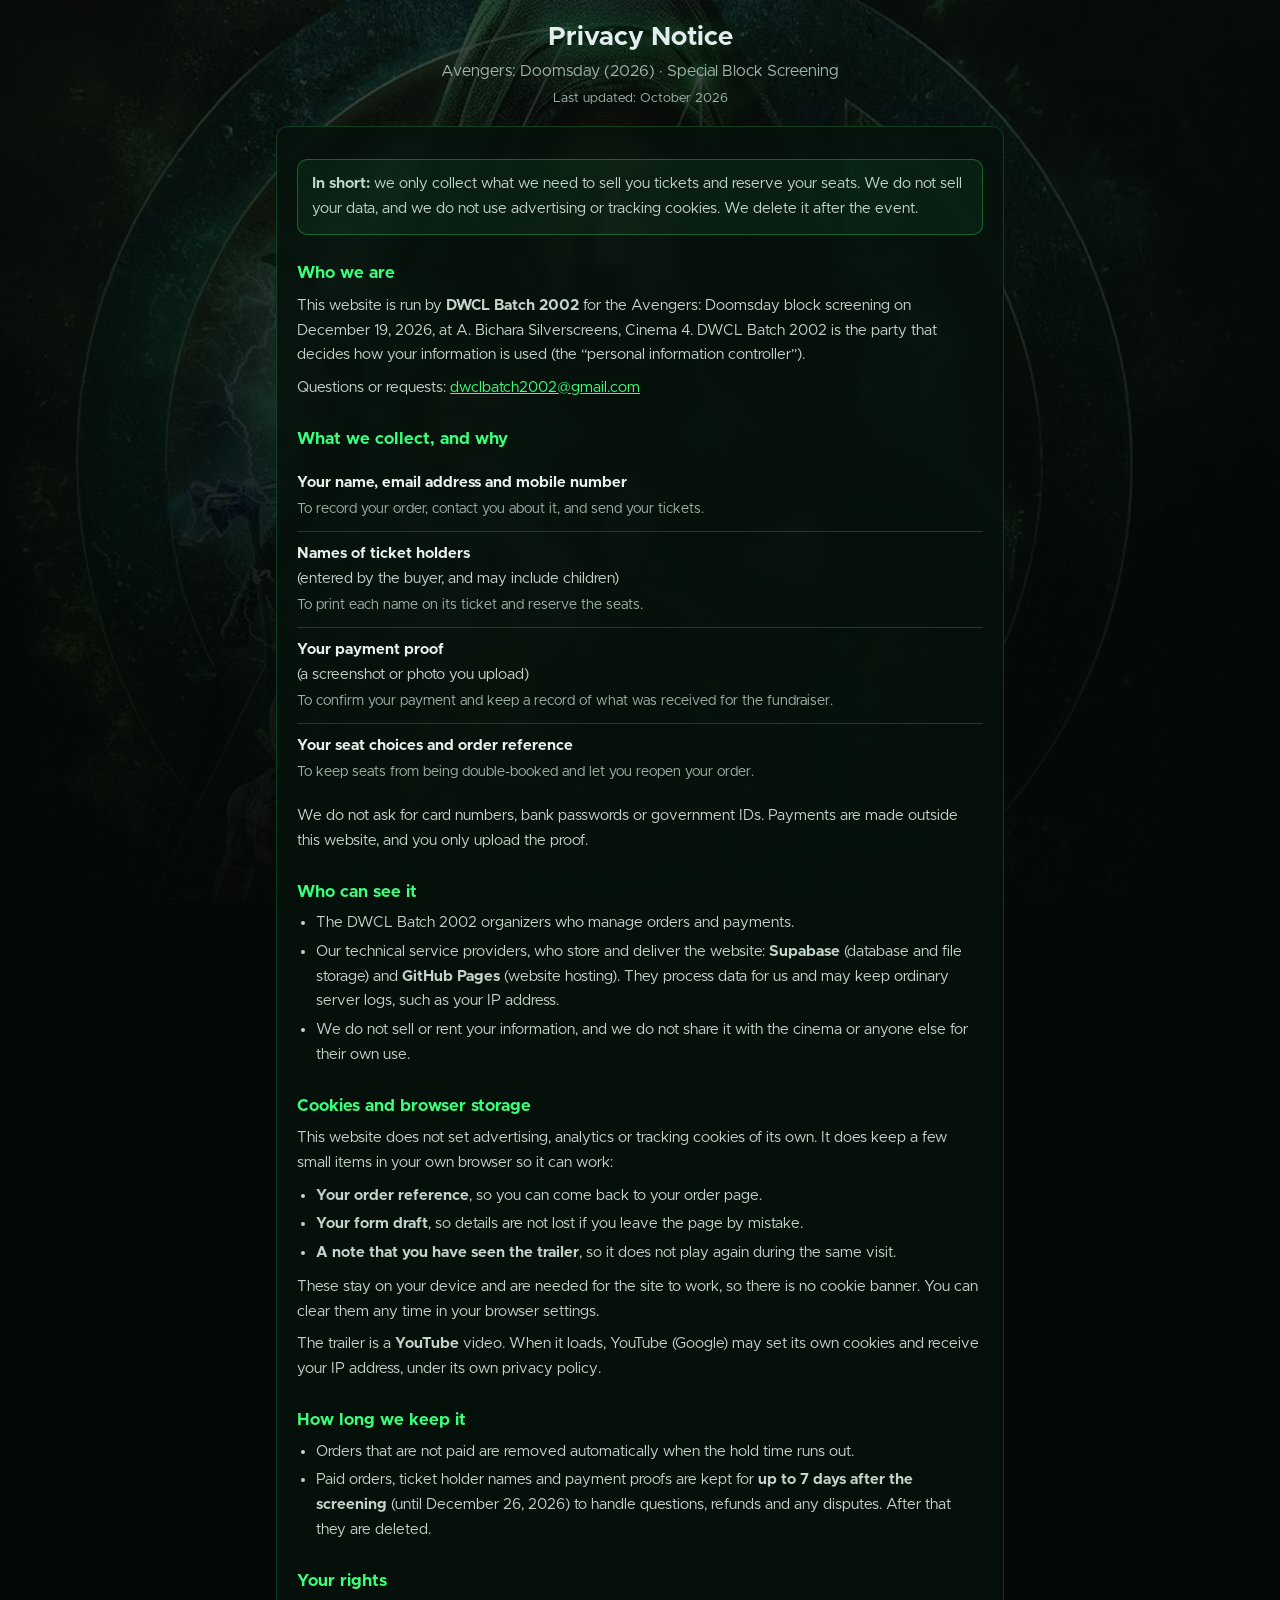
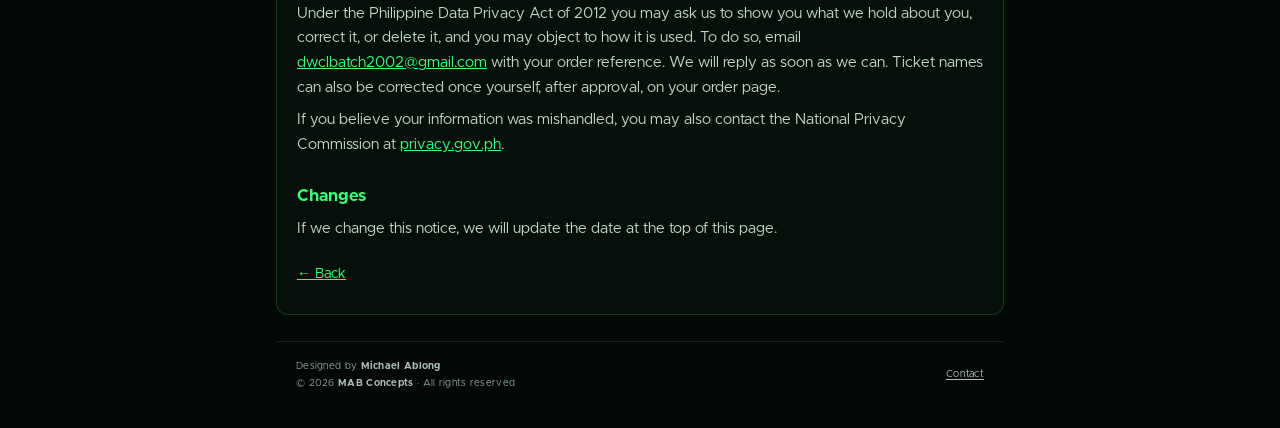
<file: cinema-ticket-purchase/privacy.html>
<!doctype html>
<html lang="en"><head><meta charset="utf-8"><meta name="viewport" content="width=device-width,initial-scale=1">
<title>Privacy Notice | Avengers: Doomsday (2026)</title>
<meta name="robots" content="noindex,nofollow">
<link rel="icon" type="image/png" href="favicon.png?v=1">
<link rel="stylesheet" href="app.css?v=21">
<style>
.pv h2{margin:1.5em 0 .4em;font-size:1.05rem}.pv h2:first-child{margin-top:0}
.pv p,.pv li{color:#c4d3ca;font-size:.94rem;line-height:1.65}.pv p{margin:.5em 0}
.pv ul{margin:.4em 0 .6em;padding-left:1.2em}.pv li{margin:.25em 0}
.pv .upd{color:var(--mut);font-size:.82rem;margin-top:.3em}
.pv .hl{border:1px solid rgba(57,255,122,.3);background:rgba(57,255,122,.06);border-radius:10px;padding:12px 14px;margin:.8em 0}
.pv .hl p{margin:0}
.pv .pvl{list-style:none;padding:0;margin:.6em 0}.pv .pvl li{padding:10px 0;border-bottom:1px solid rgba(36,80,58,.7);margin:0}.pv .pvl li:last-child{border:0}.pv .pvl b{color:#e8f1ec;display:block;font-weight:700}.pv .pvl span{display:block;color:var(--mut);font-size:.88rem;margin-top:2px}
.pback{display:inline-block;margin-top:14px;font-size:.88rem}
.site-credit{display:flex;flex-direction:column;align-items:center;gap:6px;box-sizing:border-box;width:100%;max-width:none;margin:26px auto 8px;padding:14px 12px 0;border-top:1px solid rgba(138,160,147,.18);text-align:center;font-size:.62rem;line-height:1.7;letter-spacing:.03em;color:#8aa093;font-weight:400;text-transform:none}.site-credit b{font-weight:700;color:#aebfb5}.site-credit .sc-by span{display:block}.site-credit .sc-l{order:-1;font-size:.64rem}.site-credit a{color:#aebfb5;text-decoration:underline;text-underline-offset:2px}.site-credit a:hover{color:#fff}@media(min-width:700px){.site-credit{flex-direction:row;justify-content:space-between;gap:20px;padding:16px 20px 0;text-align:left}.site-credit .sc-l{order:2;text-align:right}}
</style></head>
<body><div class="wrap">
<header class="top"><div><h1>Privacy Notice</h1><p class="sub">Avengers: Doomsday (2026) &middot; Special Block Screening</p><p class="upd" style="color:var(--mut);font-size:.82rem;margin:.4em 0 0">Last updated: October 2026</p></div></header>
<main class="card pv">
<div class="hl"><p><b>In short:</b> we only collect what we need to sell you tickets and reserve your seats. We do not sell your data, and we do not use advertising or tracking cookies. We delete it after the event.</p></div>

<h2>Who we are</h2>
<p>This website is run by <b>DWCL Batch 2002</b> for the Avengers: Doomsday block screening on December 19, 2026, at A. Bichara Silverscreens, Cinema 4. DWCL Batch 2002 is the party that decides how your information is used (the &ldquo;personal information controller&rdquo;).</p>
<p>Questions or requests: <a href="mailto:dwclbatch2002@gmail.com">dwclbatch2002@gmail.com</a></p>

<h2>What we collect, and why</h2>
<ul class="pvl">
<li><b>Your name, email address and mobile number</b><span>To record your order, contact you about it, and send your tickets.</span></li>
<li><b>Names of ticket holders</b> (entered by the buyer, and may include children)<span>To print each name on its ticket and reserve the seats.</span></li>
<li><b>Your payment proof</b> (a screenshot or photo you upload)<span>To confirm your payment and keep a record of what was received for the fundraiser.</span></li>
<li><b>Your seat choices and order reference</b><span>To keep seats from being double-booked and let you reopen your order.</span></li>
</ul>
<p>We do not ask for card numbers, bank passwords or government IDs. Payments are made outside this website, and you only upload the proof.</p>

<h2>Who can see it</h2>
<ul>
<li>The DWCL Batch 2002 organizers who manage orders and payments.</li>
<li>Our technical service providers, who store and deliver the website: <b>Supabase</b> (database and file storage) and <b>GitHub Pages</b> (website hosting). They process data for us and may keep ordinary server logs, such as your IP address.</li>
<li>We do not sell or rent your information, and we do not share it with the cinema or anyone else for their own use.</li>
</ul>

<h2>Cookies and browser storage</h2>
<p>This website does not set advertising, analytics or tracking cookies of its own. It does keep a few small items in your own browser so it can work:</p>
<ul>
<li><b>Your order reference</b>, so you can come back to your order page.</li>
<li><b>Your form draft</b>, so details are not lost if you leave the page by mistake.</li>
<li><b>A note that you have seen the trailer</b>, so it does not play again during the same visit.</li>
</ul>
<p>These stay on your device and are needed for the site to work, so there is no cookie banner. You can clear them any time in your browser settings.</p>
<p>The trailer is a <b>YouTube</b> video. When it loads, YouTube (Google) may set its own cookies and receive your IP address, under its own privacy policy.</p>

<h2>How long we keep it</h2>
<ul>
<li>Orders that are not paid are removed automatically when the hold time runs out.</li>
<li>Paid orders, ticket holder names and payment proofs are kept for <b>up to 7 days after the screening</b> (until December 26, 2026) to handle questions, refunds and any disputes. After that they are deleted.</li>
</ul>

<h2>Your rights</h2>
<p>Under the Philippine Data Privacy Act of 2012 you may ask us to show you what we hold about you, correct it, or delete it, and you may object to how it is used. To do so, email <a href="mailto:dwclbatch2002@gmail.com">dwclbatch2002@gmail.com</a> with your order reference. We will reply as soon as we can. Ticket names can also be corrected once yourself, after approval, on your order page.</p>
<p>If you believe your information was mishandled, you may also contact the National Privacy Commission at <a href="https://privacy.gov.ph" target="_blank" rel="noopener">privacy.gov.ph</a>.</p>

<h2>Changes</h2>
<p>If we change this notice, we will update the date at the top of this page.</p>
<p><a class="pback" href="javascript:history.length>1?history.back():location.href='index.html'">&larr; Back</a></p>
</main>
<div class="site-credit"><div class="sc-by"><span>Designed by <b>Michael Ablong</b></span><span>&copy; 2026 <b>MAB Concepts</b> &middot; All rights reserved</span></div><div class="sc-l"><a href="mailto:dwclbatch2002@gmail.com">Contact</a></div></div>
</div>
</body></html>
</file>
<file: cinema-ticket-purchase/app.css>
@font-face{font-family:Metropolis;src:url(metropolis-400.woff2) format('woff2');font-weight:400;font-display:swap}
@font-face{font-family:Metropolis;src:url(metropolis-700.woff2) format('woff2');font-weight:700;font-display:swap}

:root{
  --bg:#040806;--panel:rgba(6,18,12,.84);--panel2:rgba(10,30,20,.9);
  --acc:#39ff7a;--acc-ink:#03160b;--gold:#ffd83a;--err:#ff8b9c;
  --ink:#e8f1ec;--mut:#9db3a8;--line:#24503a;
  --gcash:#015de4;--gcash2:#0846b0;
}
*{box-sizing:border-box}
[hidden]{display:none!important}
html{-webkit-text-size-adjust:100%}
body{margin:0;background:var(--bg);color:var(--ink);font:400 16px/1.55 Metropolis,"Trebuchet MS",Verdana,sans-serif}
body::before{content:"";position:fixed;inset:0;z-index:-1;background:linear-gradient(rgba(3,8,5,.72),rgba(3,8,5,.86) 50%,rgba(3,8,5,.97)),url(bg.webp?v=1) center top/cover no-repeat}
.wrap{max-width:760px;margin:0 auto;padding:22px 16px 28px}
.wrap.wide{max-width:1180px}
a{color:var(--acc)}
h1{font-size:1.65rem;line-height:1.2;font-weight:700;margin:0;color:#e3ecee;text-shadow:0 0 22px rgba(57,255,122,.4)}
h2{font-size:1.15rem;font-weight:700;margin:0 0 .6em;color:var(--acc)}
.sub{margin:.25em 0 0;color:var(--mut)}
.mut{color:var(--mut)}.small{font-size:.85rem}
.top{display:flex;justify-content:space-between;align-items:flex-start;gap:12px;flex-wrap:wrap}

/* progress */
.steps{list-style:none;margin:22px 0 8px;padding:0;display:grid;grid-template-columns:repeat(5,1fr)}
.steps li{position:relative;text-align:center;font-size:.82rem;color:var(--mut);padding:0 2px}
.steps li::before{content:"";position:absolute;top:15px;left:-50%;width:100%;height:2px;background:var(--line)}
.steps li:first-child::before{display:none}
.steps .n{position:relative;z-index:1;display:grid;place-items:center;width:32px;height:32px;margin:0 auto 6px;border-radius:50%;border:2px solid var(--line);background:#06120c;font-weight:700;font-size:.9rem}
.steps li.done{color:var(--ink)}
.steps li.done .n{background:var(--acc);border-color:var(--acc);color:var(--acc-ink)}
.steps li.done::before,.steps li.cur::before{background:var(--acc)}
.steps li.cur{color:var(--ink);font-weight:700}
.steps li.cur .n{border-color:var(--acc);color:var(--acc);box-shadow:0 0 0 4px rgba(57,255,122,.16)}

/* event facts */
.facts{display:grid;grid-template-columns:1.4fr 1fr;gap:12px;margin:16px 0 6px}
.facts>div:last-child{grid-column:1/-1}
.facts>div{display:flex;align-items:center;gap:12px;min-width:0;padding:14px 18px;border-radius:14px;border:1.5px solid rgba(57,255,122,.55);background:linear-gradient(145deg,rgba(57,255,122,.16),rgba(57,255,122,.05));box-shadow:0 0 22px rgba(57,255,122,.2),inset 0 1px 0 rgba(255,255,255,.07)}
.facts i{flex:none;display:grid;place-items:center;width:42px;height:42px;border-radius:50%;color:var(--acc);background:rgba(57,255,122,.12);border:1px solid rgba(57,255,122,.55);box-shadow:0 0 16px rgba(57,255,122,.35)}
.facts span{display:block;font-size:.72rem;font-weight:700;letter-spacing:.18em;text-transform:uppercase;color:var(--acc)}
.facts b{display:block;margin-top:2px;font-size:1.14rem;font-weight:800;line-height:1.25;color:#fff;text-shadow:0 0 16px rgba(57,255,122,.4)}
.facts>div:nth-child(-n+2) b{white-space:nowrap}

/* cards + forms */
.card{background:var(--panel);border:1px solid rgba(57,255,122,.18);backdrop-filter:blur(4px);border-radius:12px;padding:20px;margin-top:16px}
.card.ok{background:rgba(14,70,40,.88);border-color:rgba(57,255,122,.5)}
label{display:block;margin:14px 0 4px;font-weight:700}
input,textarea{width:100%;padding:11px 12px;border-radius:8px;border:1px solid var(--line);background:rgba(2,10,6,.78);color:var(--ink);font:inherit}
input::placeholder{color:#6d8579}
input:focus,button:focus-visible,a:focus-visible,select:focus-visible{outline:3px solid var(--acc);outline-offset:1px}
input[type=file]{padding:9px;cursor:pointer}
.hp{position:absolute!important;left:-9999px;width:1px;height:1px;opacity:0}
button{text-transform:uppercase;letter-spacing:.06em;font-family:inherit}
.btn{display:inline-block;background:var(--acc);color:var(--acc-ink);border:0;border-radius:8px;padding:11px 20px;font-weight:700;font-size:.92rem;cursor:pointer;text-decoration:none;text-transform:uppercase;letter-spacing:.06em;text-align:center}
.btn:disabled{opacity:.55;cursor:wait}
.btn.alt{background:transparent;color:var(--ink);border:1px solid #3f7a58}
.btn.light{background:#fff;color:var(--gcash2)}
.btn.sm{padding:7px 12px;font-size:.78rem}
.err{background:#4a1620;border-left:4px solid #ff6b81;padding:10px 14px;border-radius:8px;margin-top:14px}
.note{border-left:4px solid var(--acc);background:rgba(57,255,122,.08);padding:10px 14px;border-radius:8px;margin-top:16px;font-size:.9rem}
.note.keep{display:flex;gap:14px;align-items:center;justify-content:space-between;flex-wrap:wrap;background:rgba(255,216,58,.14);border:2px solid var(--gold);border-left-width:6px;border-radius:12px;padding:14px 16px;font-size:1.08rem;font-weight:700;color:var(--gold);box-shadow:0 0 18px rgba(255,216,58,.22)}
.note.keep span{flex:1 1 240px}
.note.keep .btn{background:var(--gold);color:#201700;border:0;padding:12px 22px;font-size:.95rem}
.pill{display:inline-flex;align-items:center;gap:8px;background:rgba(57,255,122,.12);border:1px solid var(--acc);border-radius:20px;padding:6px 14px;font-size:.9rem;white-space:nowrap}
.pdot{width:9px;height:9px;border-radius:50%;background:var(--acc);box-shadow:0 0 8px var(--acc)}
.pill.warn{border-color:var(--gold);background:rgba(255,216,58,.1)}.pill.warn .pdot{background:var(--gold);box-shadow:0 0 8px var(--gold)}
.resume{display:block;margin-top:14px;padding:10px 14px;border:2px dashed var(--gold,#ffd83a);border-radius:10px;text-decoration:none}

/* ticket quantity + prices */
.qty{display:flex;align-items:center;gap:10px}
.qty input{width:84px;text-align:center;font-weight:700;font-size:1.2rem;padding:8px}
.qty .btn{width:46px;padding:9px 0;font-size:1.2rem;letter-spacing:0}
.tiers{list-style:none;margin:14px 0 0;padding:0;display:grid;grid-template-columns:repeat(3,1fr);gap:8px}
.tiers li{border:1px solid var(--line);border-radius:10px;padding:8px 10px;font-size:.88rem;color:var(--mut);transition:border-color .15s,background .15s}
.tiers li b{display:block;color:var(--ink);font-size:1.02rem}
.tiers li.on{border-color:var(--acc);background:rgba(57,255,122,.09);color:var(--ink)}
.total{display:flex;justify-content:space-between;align-items:baseline;gap:12px;margin-top:16px;padding-top:14px;border-top:1px solid var(--line)}
.total b{font-size:1.9rem;color:var(--acc)}
.chk{display:flex;gap:10px;align-items:flex-start;font-weight:400;font-size:.88rem;color:var(--mut);margin-top:18px;cursor:pointer}
.chk .req{color:var(--gold)}
.chk input{width:20px;height:20px;margin:2px 0 0;flex:none;accent-color:var(--acc)}

/* ticket holders */
.hrow{margin-top:10px}.hrow label{margin:8px 0 4px}
.hl{margin:0;padding-left:1.2em}.hl li{margin:.2em 0}

/* order page */
.sum{display:grid;grid-template-columns:repeat(4,1fr);gap:12px}
.sum span{display:block;font-size:.8rem;color:var(--mut)}.sum b{display:block;overflow-wrap:anywhere}
.holdline{color:var(--gold);font-weight:700;font-size:1.05rem;margin:16px 0 0;text-shadow:0 0 10px rgba(255,216,58,.4)}
.gcash{background:linear-gradient(165deg,var(--gcash),var(--gcash2));border-radius:12px;padding:18px;color:#fff;text-align:center}
.gcash .lbl{margin:0;font-size:.85rem;opacity:.85}
.gcash .amount{margin:0 0 8px;font-size:2.5rem;font-weight:700;line-height:1.1}
.gcash .code{margin:0 0 14px;font-size:1.15rem;font-weight:700;letter-spacing:.12em}
.qrbox{background:#fff;border-radius:14px;padding:10px;max-width:290px;margin:0 auto 14px}
.qrbox img{display:block;width:100%;height:auto}
.acct{margin:0 0 6px;font-size:.95rem}.acct span{opacity:.8;margin-right:6px}
.how{margin:16px 0 0;padding-left:1.2em}.how li{margin:.4em 0}
.prev{display:block;max-width:240px;max-height:300px;margin-top:10px;border-radius:8px;border:1px solid var(--line)}
.state p{margin:.4em 0}
.tickets{display:grid;grid-template-columns:repeat(auto-fit,minmax(280px,1fr));gap:22px;margin-top:20px}
.tk{margin:0;text-align:center}
.tk img{display:block;width:100%;max-width:400px;height:auto;margin:0 auto;border-radius:20px;filter:drop-shadow(0 10px 30px rgba(57,255,122,.2))}
.tk figcaption{display:flex;gap:8px;flex-wrap:wrap;justify-content:center;margin-top:12px}
.tk .ph{aspect-ratio:900/1420;max-width:400px;margin:0 auto;border-radius:20px;border:1px dashed var(--line);display:grid;place-items:center;color:var(--mut)}
.refs{list-style:none;padding:0;margin:12px 0 0;display:flex;flex-wrap:wrap;gap:8px}
.refs li{display:flex;align-items:center;gap:8px;border:1px solid var(--line);border-radius:8px;padding:6px 6px 6px 12px;font-weight:700;letter-spacing:.06em}

/* admin */
.stats{display:grid;grid-template-columns:repeat(auto-fit,minmax(150px,1fr));gap:12px;margin-top:16px}
.stat{background:var(--panel);border:1px solid rgba(57,255,122,.16);border-radius:12px;padding:12px 14px}
.stat span{display:block;font-size:.82rem;color:var(--mut)}.stat b{font-size:1.6rem;line-height:1.3}
.stat.hot{border-color:var(--gold)}.stat.hot b{color:var(--gold)}
.tabs{display:flex;gap:8px;flex-wrap:wrap;margin:16px 0 0}
.tabs .btn{padding:8px 14px}
.tabs .btn.on{background:var(--acc);color:var(--acc-ink);border-color:var(--acc)}
.tablewrap{overflow-x:auto;margin-top:14px}
table{width:100%;border-collapse:collapse;font-size:.9rem}
th,td{padding:9px 8px;border-bottom:1px solid var(--line);text-align:left;vertical-align:top}
th{font-weight:700;color:var(--mut);white-space:nowrap}
td .mut{display:block;font-size:.82rem}
.badge{display:inline-block;border-radius:20px;padding:2px 10px;font-size:.8rem;font-weight:700;border:1px solid var(--line);white-space:nowrap}
.badge.pending{color:var(--gold);border-color:var(--gold)}.badge.approved{color:var(--acc);border-color:var(--acc)}
.badge.rejected,.badge.cancelled{color:var(--err);border-color:var(--err)}
.acts{display:flex;gap:6px;flex-wrap:wrap}
dialog{background:#07160f;color:var(--ink);border:1px solid var(--acc);border-radius:14px;padding:18px;max-width:min(92vw,720px);width:100%}
dialog::backdrop{background:rgba(0,0,0,.72)}
dialog img{display:block;max-width:100%;max-height:68vh;margin:12px auto;border-radius:8px}

@media(max-width:600px){
  .wrap{padding:14px 12px 20px}h1{font-size:1.35rem}
  .facts{gap:10px}.facts>div{padding:12px 12px;gap:10px}.facts i{width:36px;height:36px}.facts i svg{width:19px;height:19px}.facts b{font-size:1.02rem}
  .tiers{grid-template-columns:1fr}.sum{grid-template-columns:1fr 1fr}
  .steps li{font-size:.68rem;line-height:1.25}.card{padding:16px}
}
@media(prefers-reduced-motion:reduce){*{transition:none!important}}

/* ---- admin sign-in (identical on both admin pages) ---- */
.login{position:relative;max-width:340px;margin:40px auto 0;padding:34px 26px 26px;text-align:center;background:rgba(6,18,12,.82);border:1px solid rgba(57,255,122,.18);border-radius:18px;backdrop-filter:blur(4px);box-shadow:0 0 40px rgba(57,255,122,.07)}
.login::before{content:"";position:absolute;top:-1px;left:50%;width:70px;height:3px;transform:translateX(-50%);border-radius:0 0 4px 4px;background:var(--acc);box-shadow:0 0 14px var(--acc)}
.login .lk{width:54px;height:54px;margin:0 auto 12px;border-radius:50%;display:grid;place-items:center;border:1px solid rgba(57,255,122,.45);background:rgba(57,255,122,.07);box-shadow:0 0 22px rgba(57,255,122,.22)}
.login .lk svg{width:26px;height:26px;fill:none;stroke:var(--acc);stroke-width:1.7;stroke-linecap:round;stroke-linejoin:round}.login .lk .dot{fill:var(--acc);stroke:none}
.login h2{margin:0;color:#fff;font-size:1.2rem;letter-spacing:.02em}
.login .ls{margin:.2em 0 18px;color:var(--mut);font-size:.82rem;letter-spacing:.14em;text-transform:uppercase}
.login label{text-align:left;margin:12px 0 5px;font-size:.78rem;font-weight:700;color:var(--mut);letter-spacing:.1em;text-transform:uppercase}
.login input{border-radius:10px;padding:11px 13px;background:rgba(2,10,6,.8)}
.login input:focus{outline:none;border-color:var(--acc);box-shadow:0 0 0 3px rgba(57,255,122,.18)}
.login .err{text-align:left;font-size:.88rem;margin-top:14px}
.login .btn{width:100%;margin-top:20px;padding:12px}
/* centered admin header */
.top{flex-direction:column;align-items:center;text-align:center;gap:10px}
.top .acts{justify-content:center}
.top .sub{margin:.35em 0 0}
/* senior / PWD discount */
.chk.sp{margin-top:8px;font-size:.92rem;color:var(--ink)}
.note.disc{font-style:italic;color:var(--acc);background:rgba(57,255,122,.07);border-left-color:var(--acc)}
.note.keepid{background:rgba(255,216,58,.12);border:1px solid var(--gold);border-left:5px solid var(--gold);color:var(--gold)}
.note.keepid b{color:var(--gold)}
.tag-sp{display:inline-block;margin-left:6px;padding:1px 8px;border-radius:999px;background:var(--gold);color:#1a1400;font-size:.72rem;font-weight:700;letter-spacing:.04em;vertical-align:middle;white-space:nowrap}

/* holder spacing */
#holders .hrow{margin-top:0;padding-bottom:34px}
#hl .hrow{padding-top:30px;border-top:1px solid rgba(57,255,122,.18)}
#holders .hrow .chk.sp{margin-bottom:0}

.total{align-items:flex-end}
.total .tcol{display:flex;flex-direction:column;align-items:flex-end;gap:2px}
.total .tcol small{display:block;color:var(--gold);font-size:.82rem;font-weight:700}
.total #line{padding-bottom:6px}

.btn.danger{border-color:#ff8b9c;color:#ff8b9c}
.btn.danger:not(.alt){background:#ff8b9c;color:#1a0005}
.btn:disabled{opacity:.45;cursor:not-allowed}
#ddel{max-width:440px}

#bell.on{border-color:var(--acc);color:var(--acc)}

/* page switcher (Admin <-> Gate) */
.switch{display:flex;justify-content:flex-end;gap:6px;flex-wrap:wrap;margin:0 0 10px}
.switch.bot{justify-content:center;margin:18px 0 4px}
.btn.sw{text-decoration:none;display:inline-block;border-color:var(--gold);color:var(--gold)}

.stat.gold{border-color:var(--gold)}.stat.gold b{color:var(--gold)}

/* search box with magnifier button */
.sbox{position:relative;margin-top:14px}
.sbox input{padding-right:46px}
.sgo{position:absolute;right:6px;top:50%;transform:translateY(-50%);width:34px;height:34px;display:flex;align-items:center;justify-content:center;background:transparent;border:0;border-radius:8px;cursor:pointer;padding:0;color:var(--mut)}
.sgo svg{width:19px;height:19px;fill:none;stroke:currentColor;stroke-width:2;stroke-linecap:round}
.sgo:hover,.sgo:focus-visible{color:var(--acc);background:rgba(57,255,122,.1);outline:0}

/* ---- admin additions: progress bar, waiting tag, notes, activity, phone cards ---- */
.prog{margin:12px 0 4px}
.prog .bar{display:flex;height:14px;border-radius:8px;background:#1b1b22;overflow:hidden;border:1px solid #2c2c36}
.prog .bar i{display:block;height:100%}
.prog i.sold{background:#39ff7a}.prog i.pend{background:#ffd83a}.prog i.hold{background:#6b7280}.prog i.left{background:#1b1b22;border:1px solid #444}
.prog .leg{display:flex;flex-wrap:wrap;gap:6px 16px;margin-top:6px;font-size:.85rem;color:#aab}
.prog .leg span{display:inline-flex;align-items:center;gap:6px}
.prog .leg span i{width:10px;height:10px;border-radius:3px;display:inline-block}
.prog .leg b{margin-left:auto;color:#ffd83a}
.wait{display:block;font-size:.8rem;color:#aab;margin-top:4px}
.wait.late{color:#ffd83a;font-weight:700}
.notetag{display:block;margin-top:4px;font-size:.8rem;color:#ffd83a}
a.rep{display:block;margin-top:4px;font-size:.8rem;color:#ffd83a}
.dh{display:flex;justify-content:space-between;align-items:center;gap:10px}
ul.log{list-style:none;margin:0;padding:0;max-height:50vh;overflow:auto}
ul.log li{padding:8px 0;border-bottom:1px solid #2c2c36;font-size:.92rem}
ul.log li .mut{display:block;font-size:.78rem}
#dnote textarea{width:100%;box-sizing:border-box}
#dnote,#dact{width:min(560px,94vw)}
@media (max-width:760px){
  .tablewrap{overflow:visible}
  table,tbody,tr,td{display:block;width:100%;box-sizing:border-box}
  thead{display:none}
  tbody tr{border:1px solid #2c2c36;border-radius:12px;padding:10px 12px;margin-bottom:12px;background:#14141a}
  td{border:0;padding:6px 0;display:flex;gap:12px;justify-content:space-between;align-items:flex-start}
  td::before{content:attr(data-l);flex:0 0 76px;font-size:.75rem;text-transform:uppercase;letter-spacing:.04em;color:#8a8a99;padding-top:2px}
  td .cv{flex:1;min-width:0;text-align:right;word-break:break-word}
  td[data-l="Actions"]{display:block}
  td[data-l="Actions"]::before{display:block;margin-bottom:6px}
  td[data-l="Actions"] .cv{text-align:left}
  .acts{justify-content:flex-start}
  .prog .leg b{margin-left:0;width:100%}
}

/* step change animation */
.steps li.cur .n{transition:none}
.steps li.go::before{transform-origin:left;animation:stepLine .5s ease-out backwards}
.steps li.go .n{animation:stepGo .6s ease-out .15s backwards}
.steps li.fin .n{animation:stepFin .5s ease-out}
@keyframes stepLine{from{transform:scaleX(0)}to{transform:scaleX(1)}}
@keyframes stepGo{0%{transform:scale(.7);box-shadow:0 0 0 0 rgba(57,255,122,.5)}60%{transform:scale(1.12);box-shadow:0 0 0 8px rgba(57,255,122,.18)}100%{transform:none}}
@keyframes stepFin{0%{transform:scale(1)}40%{transform:scale(1.25)}100%{transform:scale(1)}}
.fx>*{animation:fxIn .4s ease-out backwards}
.fx>*:nth-child(2){animation-delay:.07s}.fx>*:nth-child(3){animation-delay:.14s}.fx>*:nth-child(n+4){animation-delay:.2s}
@keyframes fxIn{from{opacity:0;transform:translateY(14px)}to{opacity:1;transform:none}}
@media(prefers-reduced-motion:reduce){.steps li *,.steps li::before,.fx>*{animation:none!important}}

/* error shown directly under the field that has the problem */
.ferr{background:#4a1620;border-left:4px solid #ff6b81;padding:9px 12px;border-radius:8px;margin:8px 0 4px;font-size:.92rem;font-weight:600;color:#ffe3e8}

/* ---- visual polish (v10): message icons, brand strip, loading skeleton, softer poster at the bottom ---- */
.mico{width:56px;height:56px;border-radius:50%;display:grid;place-items:center;margin:0 0 14px;border:1px solid rgba(57,255,122,.45);background:rgba(57,255,122,.1);color:var(--acc,#39ff7a)}
.mico.warn{border-color:rgba(255,216,58,.55);background:rgba(255,216,58,.1);color:#ffd83a}
.mico.bad{border-color:rgba(255,107,129,.6);background:rgba(255,77,106,.12);color:#ff8fa0}
.mico.mut{border-color:rgba(157,179,168,.5);background:rgba(157,179,168,.1);color:#b6c8be}
.brand{display:flex;align-items:center;justify-content:center;gap:7px;margin:0 0 8px;font-size:.7rem;font-weight:700;letter-spacing:.16em;text-transform:uppercase;color:var(--gold,#ffd83a);opacity:.95}
.brand svg{flex:none}
.sk{display:grid;gap:12px}
.sk i{display:block;height:92px;border-radius:14px;border:1px solid rgba(255,255,255,.08);background:linear-gradient(90deg,rgba(255,255,255,.04),rgba(255,255,255,.1),rgba(255,255,255,.04));background-size:220% 100%;animation:skm 1.4s ease-in-out infinite}
.sk i:first-child{height:64px}.sk i:last-child{height:140px}
@keyframes skm{0%{background-position:120% 0}100%{background-position:-120% 0}}
@media(prefers-reduced-motion:reduce){.sk i{animation:none}}
.sr-only{position:absolute;width:1px;height:1px;overflow:hidden;clip:rect(0 0 0 0);white-space:nowrap}
.badge .bi{display:inline-block;vertical-align:-2px;margin-right:5px}
.tk .ph{background:linear-gradient(90deg,rgba(255,255,255,.03),rgba(255,255,255,.09),rgba(255,255,255,.03));background-size:220% 100%;animation:skm 1.4s ease-in-out infinite}
@media(prefers-reduced-motion:reduce){.tk .ph{animation:none}}
.resume{border-color:var(--gold,#ffd83a)}

/* ticket icons on the price tiers and the total line, and the "can be changed once" tag */
.tiers li{display:grid;grid-template-columns:auto 1fr;column-gap:10px;align-items:center}
.tiers li .tki{color:#7d9b8c;transition:color .15s}.tiers li.on .tki{color:var(--acc)}
.total .ln{display:flex;align-items:center;gap:8px;padding-bottom:6px}.total .ln .tki{flex:none;color:var(--acc)}
.total #line{padding-bottom:0}
.edtag{display:inline-block;margin:4px 6px 0 0;padding:2px 9px;border-radius:99px;border:1px solid rgba(255,216,58,.6);background:rgba(255,216,58,.1);color:#ffd83a;font-size:.76rem;font-weight:700;line-height:1.5;vertical-align:1px}

@media(max-width:360px){.facts{grid-template-columns:1fr 1fr}.facts>div:nth-child(-n+2) b{white-space:normal}.facts b{font-size:.94rem}.facts>div{padding:10px 9px;gap:8px}.facts i{width:30px;height:30px}.facts i svg{width:16px;height:16px}.facts span{letter-spacing:.12em}}

/* subtle motion (v14) */
.btn{transition:transform .15s ease,box-shadow .2s ease,filter .2s ease}
.btn:not(:disabled):hover{transform:translateY(-1px);filter:brightness(1.07)}
.btn:not(:disabled):active{transform:scale(.97)}
@keyframes rise{from{opacity:0;transform:translateY(12px)}to{opacity:1;transform:none}}
.card{animation:rise .55s cubic-bezier(.2,.9,.25,1) both}
.card:nth-of-type(2){animation-delay:.07s}.card:nth-of-type(3){animation-delay:.14s}.card:nth-of-type(4){animation-delay:.21s}
@media(prefers-reduced-motion:reduce){.card{animation:none}.btn{transition:none}.btn:not(:disabled):hover,.btn:not(:disabled):active{transform:none}}

/* primary call-to-action (glass pill, 3D text) */
@font-face{font-family:Orbitron;src:url(orbitron-800.woff2?v=1) format("woff2");font-weight:800;font-display:swap}
.btn.cta{position:relative;display:inline-block;box-sizing:border-box;padding:14px 32px;border:2px solid #39ff7a;border-radius:999px;background:linear-gradient(180deg,rgba(57,255,122,.24),rgba(57,255,122,.06));color:#fff;font-family:Orbitron,Metropolis,"Trebuchet MS",Verdana,sans-serif;font-weight:800;font-size:.9rem;letter-spacing:.12em;line-height:1.25;text-transform:uppercase;text-align:center;text-decoration:none;text-shadow:-1.5px 0 #ff3b5c,1.5px 0 #27d3ff;box-shadow:inset 0 0 18px rgba(57,255,122,.25);transition:transform .18s ease,background .25s,color .25s,text-shadow .25s}
.btn.cta::before{content:"";position:absolute;inset:-2px;border-radius:inherit;box-shadow:0 0 24px 2px rgba(57,255,122,.7);opacity:.5;pointer-events:none;animation:ctaglow 2.4s ease-in-out infinite alternate}
@keyframes ctaglow{from{opacity:.3}to{opacity:.9}}
.btn.cta:not(:disabled):hover{transform:translateY(-2px);background:linear-gradient(180deg,#5cff93,#2fe270);color:#03160b;text-shadow:none;filter:none}
.btn.cta:not(:disabled):hover::before{opacity:1}
.btn.cta:disabled{opacity:.5}.btn.cta:disabled::before{animation:none;opacity:0}
.login .btn.cta{padding:14px 24px}
@media(max-width:420px){.btn.cta{padding:14px 20px;font-size:.82rem;letter-spacing:.1em}}
@media(prefers-reduced-motion:reduce){.btn.cta::before{animation:none}.btn.cta{transition:none}}
.bnk{display:inline-block;padding:3px 9px;border-radius:4px;border:1px solid var(--gold);background:rgba(255,216,58,.1);color:var(--gold);font-weight:700;font-size:.78rem;letter-spacing:.04em;white-space:nowrap}

/* while a pop-up is open the page behind must not scroll (stops the page moving on phones) */
html:has(dialog[open]){overflow:hidden}
dialog{overscroll-behavior:contain}
</file>
